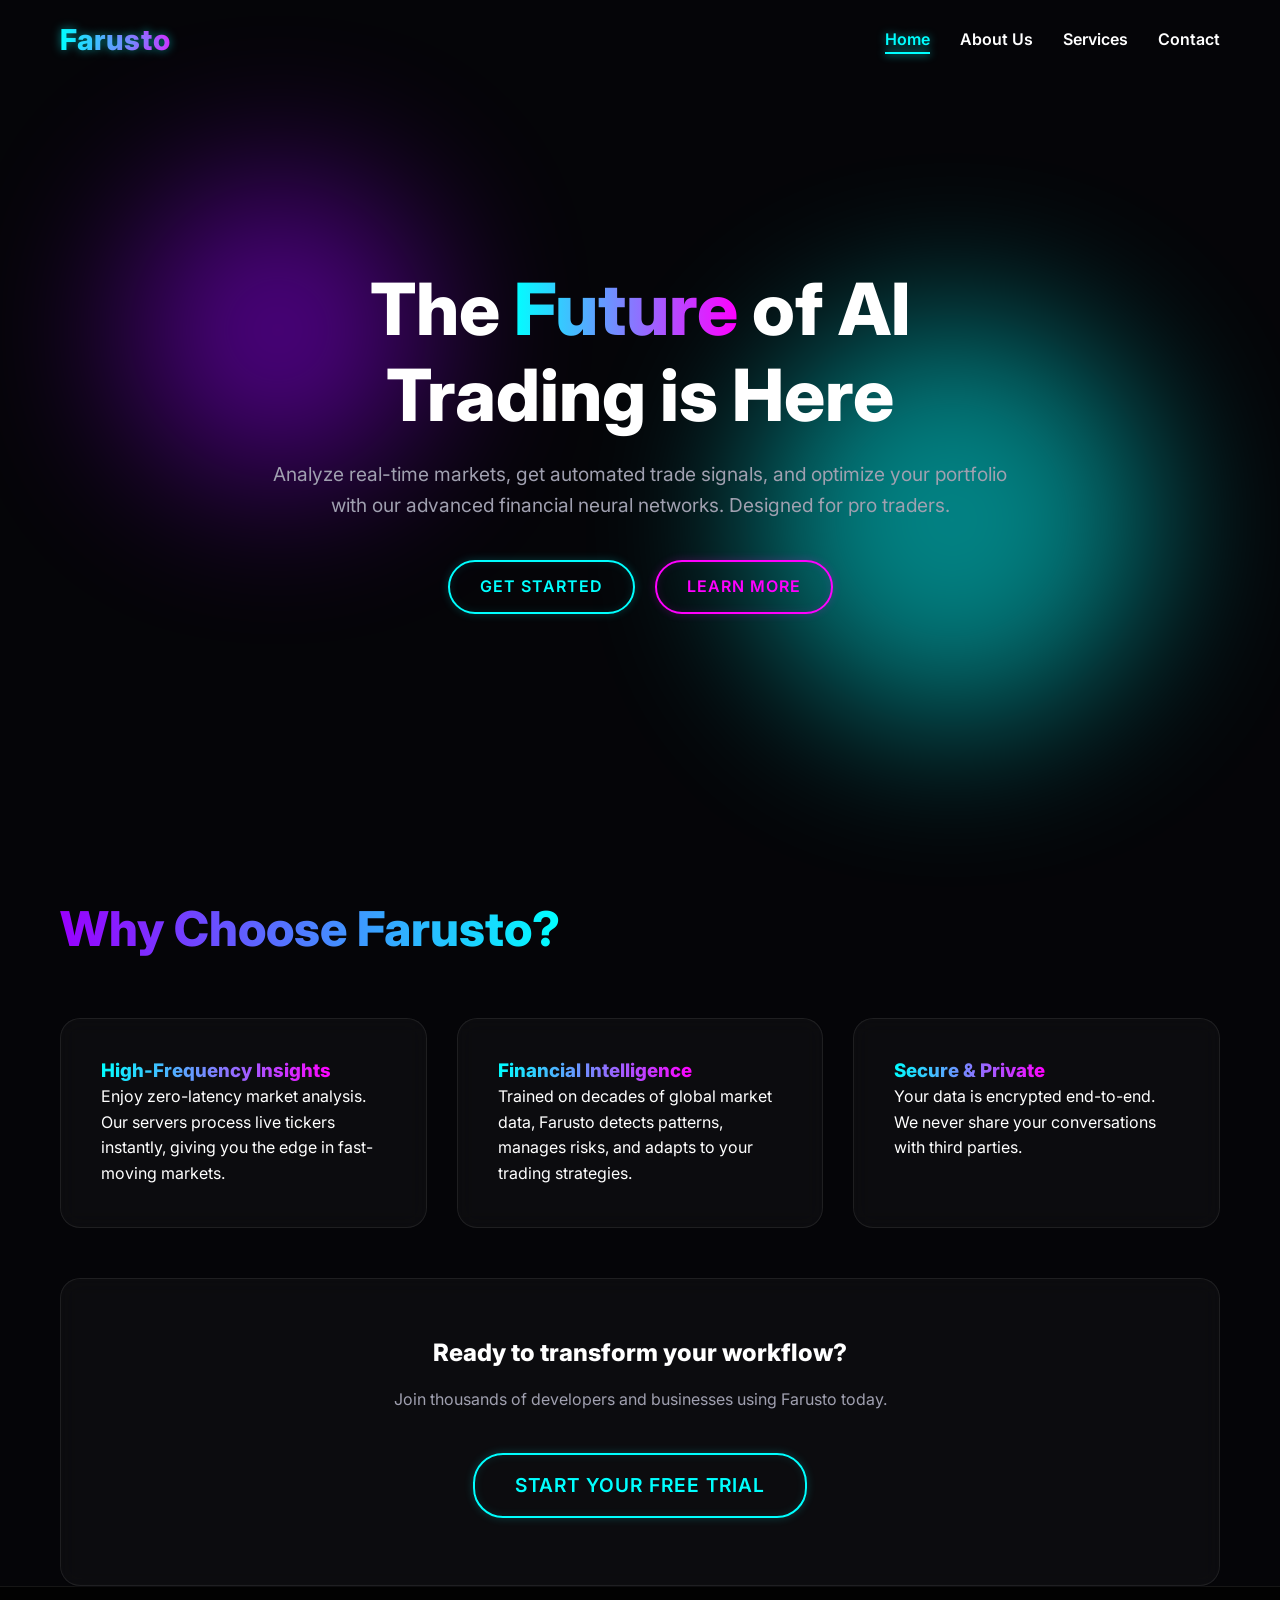
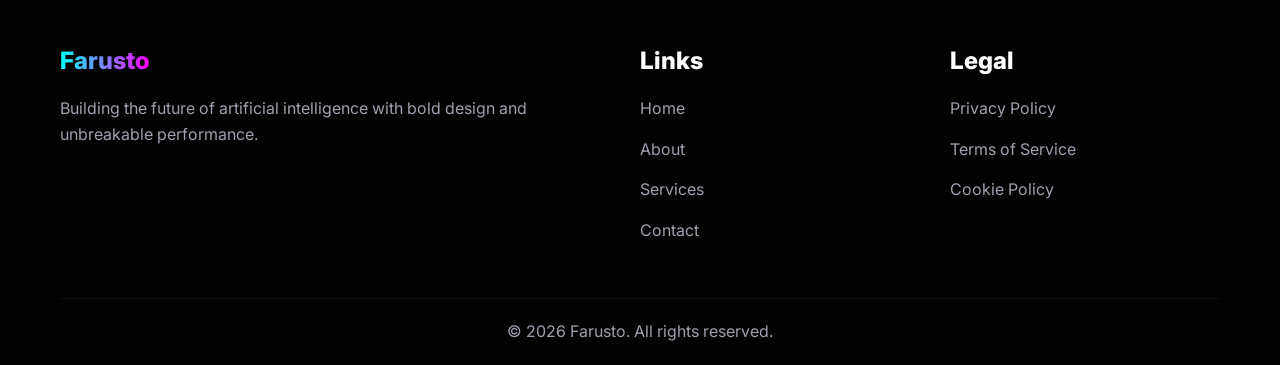
<file: index.html>
<!DOCTYPE html>
<html lang="en">
<head>
    <meta charset="UTF-8">
    <meta name="viewport" content="width=device-width, initial-scale=1.0">
    <title>Farusto | Next-Gen AI Chatbot</title>
    <link rel="stylesheet" href="style.css">
</head>
<body>

    <!-- Background Blobs -->
    <div class="blob blob-1"></div>
    <div class="blob blob-2"></div>

    <!-- Navigation -->
    <header>
        <div class="container nav-container">
            <a href="index.html" class="logo text-gradient">Farusto</a>
            <div class="mobile-menu-btn">☰</div>
            <ul class="nav-links">
                <li><a href="index.html">Home</a></li>
                <li><a href="about.html">About Us</a></li>
                <li><a href="services.html">Services</a></li>
                <li><a href="contact.html">Contact</a></li>
            </ul>
        </div>
    </header>

    <!-- Hero Section -->
    <section class="hero reveal">
        <div class="container hero-content">
            <h1>The <span class="text-gradient">Future</span> of AI Trading is Here</h1>
            <p>Analyze real-time markets, get automated trade signals, and optimize your portfolio with our advanced financial neural networks. Designed for pro traders.</p>
            <div class="hero-buttons">
                <a href="signup.html" class="btn btn-primary">Get Started</a>
                <a href="about.html" class="btn btn-secondary">Learn More</a>
            </div>
        </div>
    </section>

    <!-- Features Section -->
    <section id="features" class="container">
        <h2 class="section-title text-gradient-purple reveal">Why Choose Farusto?</h2>
        <div class="grid-3">
            <div class="glass-card reveal">
                <h3 class="text-gradient">High-Frequency Insights</h3>
                <p>Enjoy zero-latency market analysis. Our servers process live tickers instantly, giving you the edge in fast-moving markets.</p>
            </div>
            <div class="glass-card reveal" style="transition-delay: 0.2s">
                <h3 class="text-gradient">Financial Intelligence</h3>
                <p>Trained on decades of global market data, Farusto detects patterns, manages risks, and adapts to your trading strategies.</p>
            </div>
            <div class="glass-card reveal" style="transition-delay: 0.4s">
                <h3 class="text-gradient">Secure & Private</h3>
                <p>Your data is encrypted end-to-end. We never share your conversations with third parties.</p>
            </div>
        </div>
    </section>

    <!-- CTA Section -->
    <section class="container" style="text-align: center; margin-top: 50px;">
        <div class="glass-card reveal" style="padding: 60px 40px;">
            <h2>Ready to transform your workflow?</h2>
            <p style="margin: 20px 0 40px; color: var(--text-muted);">Join thousands of developers and businesses using Farusto today.</p>
            <a href="services.html" class="btn btn-primary" style="font-size: 1.2rem; padding: 15px 40px;">Start your Free Trial</a>
        </div>
    </section>

    <!-- Footer -->
    <footer>
        <div class="container">
            <div class="footer-grid">
                <div class="footer-col">
                    <h3 class="text-gradient">Farusto</h3>
                    <p>Building the future of artificial intelligence with bold design and unbreakable performance.</p>
                </div>
                <div class="footer-col">
                    <h3>Links</h3>
                    <ul class="footer-links">
                        <li><a href="index.html">Home</a></li>
                        <li><a href="about.html">About</a></li>
                        <li><a href="services.html">Services</a></li>
                        <li><a href="contact.html">Contact</a></li>
                    </ul>
                </div>
                <div class="footer-col">
                    <h3>Legal</h3>
                    <ul class="footer-links">
                        <li><a href="#">Privacy Policy</a></li>
                        <li><a href="#">Terms of Service</a></li>
                        <li><a href="#">Cookie Policy</a></li>
                    </ul>
                </div>
            </div>
            <div class="footer-bottom">
                <p>&copy; 2026 Farusto. All rights reserved.</p>
            </div>
        </div>
    </footer>

    <script src="script.js"></script>
</body>
</html>
</file>
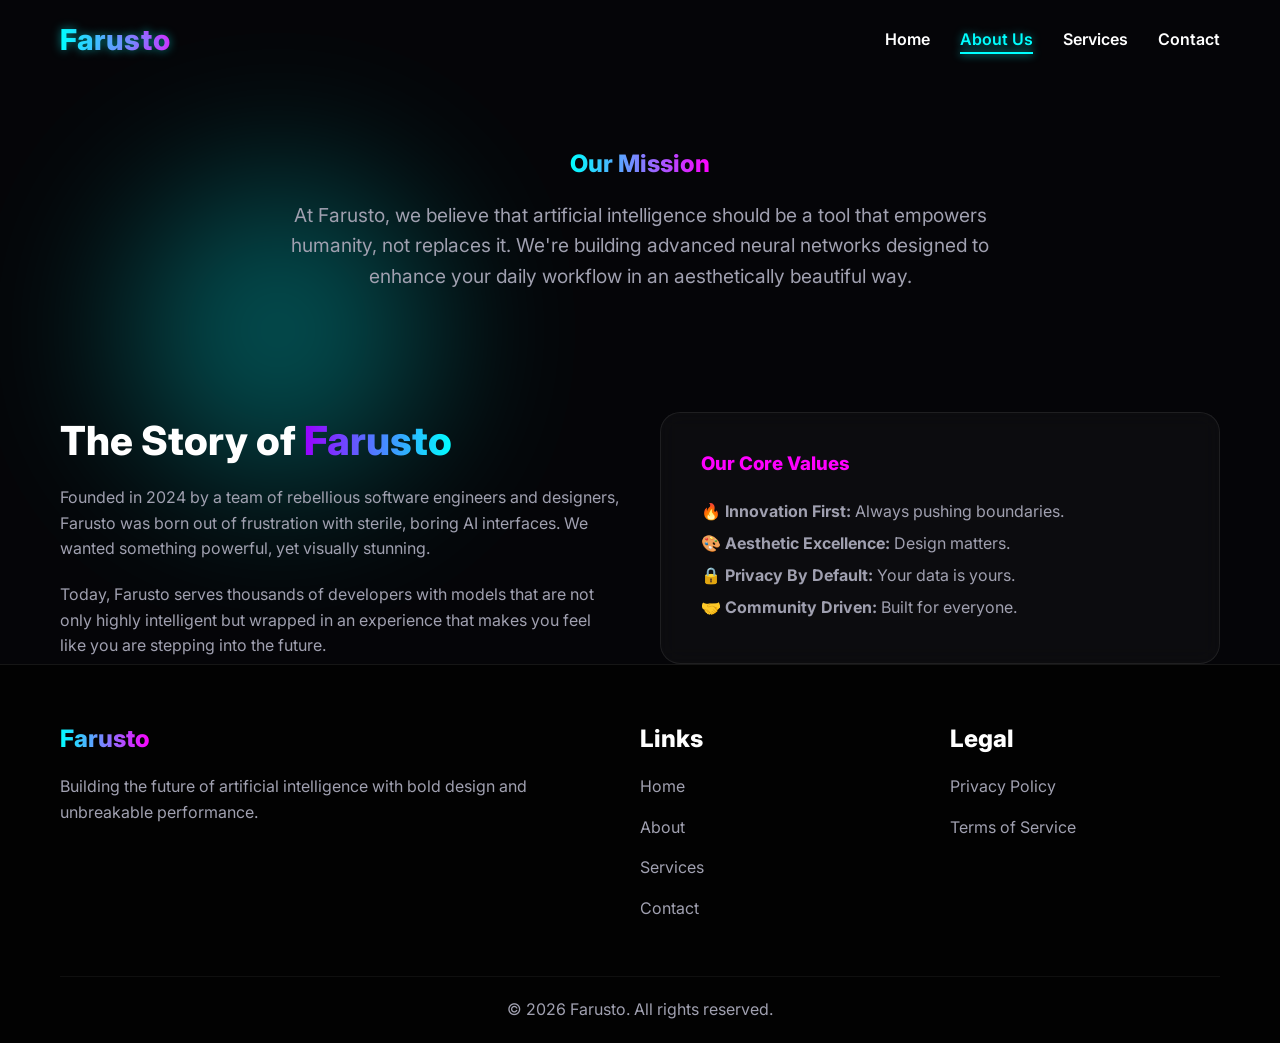
<file: about.html>
<!DOCTYPE html>
<html lang="en">
<head>
    <meta charset="UTF-8">
    <meta name="viewport" content="width=device-width, initial-scale=1.0">
    <title>About Us | Farusto</title>
    <link rel="stylesheet" href="style.css">
</head>
<body>

    <!-- Background Blobs -->
    <div class="blob blob-1" style="background: var(--neon-cyan); opacity: 0.3;"></div>

    <!-- Navigation -->
    <header>
        <div class="container nav-container">
            <a href="index.html" class="logo text-gradient">Farusto</a>
            <div class="mobile-menu-btn">☰</div>
            <ul class="nav-links">
                <li><a href="index.html">Home</a></li>
                <li><a href="about.html" class="active">About Us</a></li>
                <li><a href="services.html">Services</a></li>
                <li><a href="contact.html">Contact</a></li>
            </ul>
        </div>
    </header>

    <!-- Header Section -->
    <section class="reveal" style="padding-top: 150px; padding-bottom: 50px;">
        <div class="container" style="text-align: center;">
            <h1 class="text-gradient">Our Mission</h1>
            <p style="font-size: 1.2rem; max-width: 700px; margin: 20px auto; color: var(--text-muted);">
                At Farusto, we believe that artificial intelligence should be a tool that empowers humanity, not replaces it.
                We're building advanced neural networks designed to enhance your daily workflow in an aesthetically beautiful way.
            </p>
        </div>
    </section>

    <!-- Company Story Section -->
    <section class="container reveal" style="padding-top: 50px;">
        <div class="grid-2">
            <div>
                <h2 style="font-size: 2.5rem; margin-bottom: 20px;">The Story of <span class="text-gradient-purple">Farusto</span></h2>
                <p style="color: var(--text-muted); margin-bottom: 20px;">
                    Founded in 2024 by a team of rebellious software engineers and designers, Farusto was born out of frustration with sterile, boring AI interfaces. We wanted something powerful, yet visually stunning.
                </p>
                <p style="color: var(--text-muted);">
                    Today, Farusto serves thousands of developers with models that are not only highly intelligent but wrapped in an experience that makes you feel like you are stepping into the future.
                </p>
            </div>
            <div class="glass-card">
                <h3 style="color: var(--neon-pink); margin-bottom: 20px;">Our Core Values</h3>
                <ul style="list-style: none; color: var(--text-muted); line-height: 2;">
                    <li>🔥 <strong>Innovation First:</strong> Always pushing boundaries.</li>
                    <li>🎨 <strong>Aesthetic Excellence:</strong> Design matters.</li>
                    <li>🔒 <strong>Privacy By Default:</strong> Your data is yours.</li>
                    <li>🤝 <strong>Community Driven:</strong> Built for everyone.</li>
                </ul>
            </div>
        </div>
    </section>

    <!-- Footer -->
    <footer>
        <div class="container">
            <div class="footer-grid">
                <div class="footer-col">
                    <h3 class="text-gradient">Farusto</h3>
                    <p>Building the future of artificial intelligence with bold design and unbreakable performance.</p>
                </div>
                <div class="footer-col">
                    <h3>Links</h3>
                    <ul class="footer-links">
                        <li><a href="index.html">Home</a></li>
                        <li><a href="about.html">About</a></li>
                        <li><a href="services.html">Services</a></li>
                        <li><a href="contact.html">Contact</a></li>
                    </ul>
                </div>
                <div class="footer-col">
                    <h3>Legal</h3>
                    <ul class="footer-links">
                        <li><a href="#">Privacy Policy</a></li>
                        <li><a href="#">Terms of Service</a></li>
                    </ul>
                </div>
            </div>
            <div class="footer-bottom">
                <p>&copy; 2026 Farusto. All rights reserved.</p>
            </div>
        </div>
    </footer>

    <script src="script.js"></script>
</body>
</html>
</file>
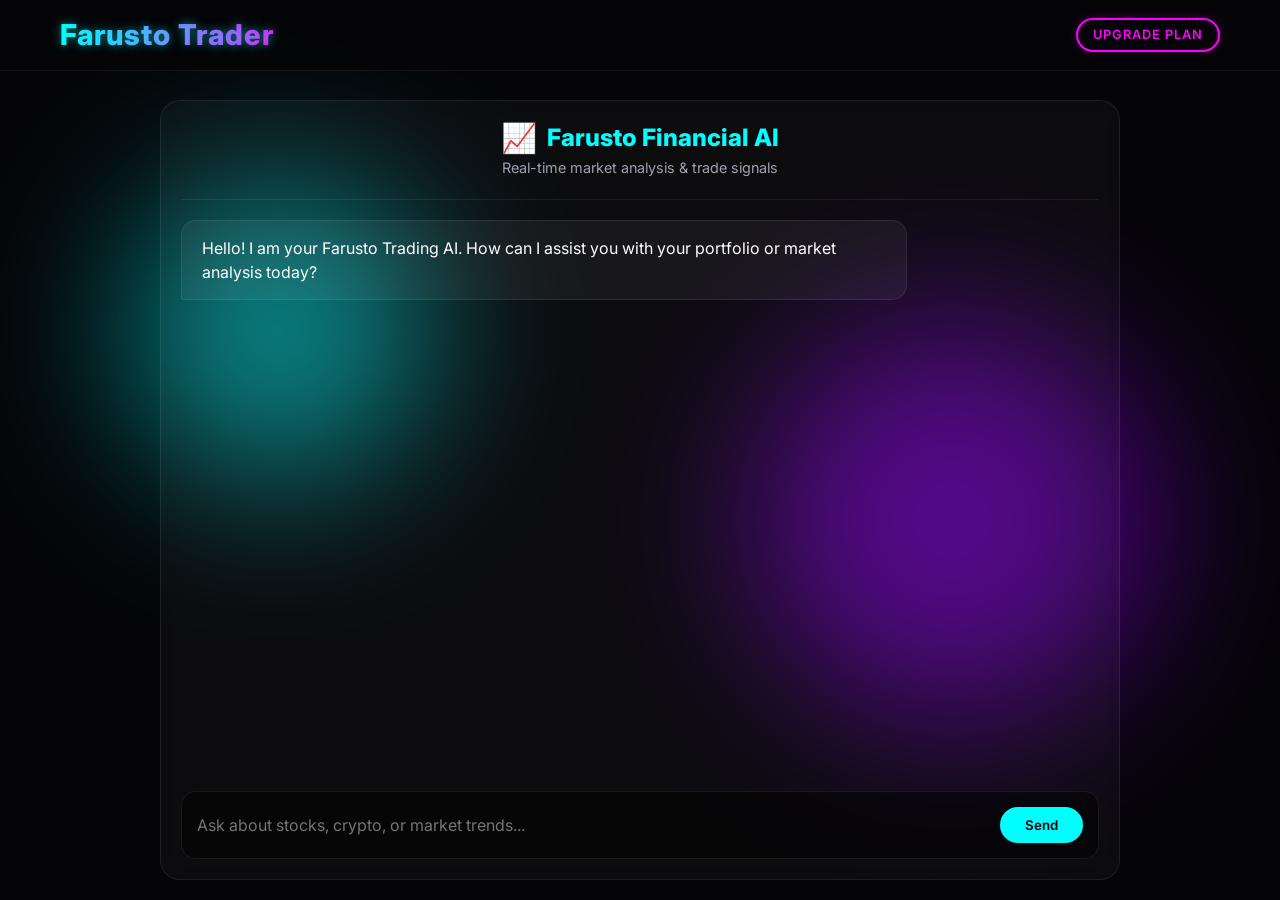
<file: chatbot.html>
<!DOCTYPE html>
<html lang="en">
<head>
    <meta charset="UTF-8">
    <meta name="viewport" content="width=device-width, initial-scale=1.0">
    <title>Farusto AI | Trading Terminal</title>
    <link rel="stylesheet" href="style.css">
    <style>
        body { overflow: hidden; }
        .chat-container {
            display: flex;
            flex-direction: column;
            height: calc(100vh - 80px);
            margin-top: 80px;
            max-width: 1000px;
            margin-left: auto;
            margin-right: auto;
            padding: 20px;
        }
        .chat-header {
            text-align: center;
            padding-bottom: 20px;
            border-bottom: 1px solid var(--glass-border);
            margin-bottom: 20px;
        }
        .chat-header h2 {
            font-size: 1.5rem;
            color: var(--neon-cyan);
            display: flex;
            align-items: center;
            justify-content: center;
            gap: 10px;
        }
        .chat-header h2::before {
            content: '📈';
            font-size: 1.8rem;
        }
        .messages {
            flex: 1;
            overflow-y: auto;
            display: flex;
            flex-direction: column;
            gap: 15px;
            padding-right: 10px;
        }
        .messages::-webkit-scrollbar { width: 6px; }
        .message {
            max-width: 80%;
            padding: 15px 20px;
            border-radius: 15px;
            line-height: 1.5;
            animation: fadeUp 0.3s ease forwards;
        }
        .message.bot {
            align-self: flex-start;
            background: rgba(255, 255, 255, 0.05);
            border: 1px solid var(--glass-border);
            border-bottom-left-radius: 2px;
        }
        .message.user {
            align-self: flex-end;
            background: linear-gradient(135deg, var(--neon-purple), var(--neon-pink));
            color: white;
            border-bottom-right-radius: 2px;
            box-shadow: 0 4px 15px rgba(255, 0, 255, 0.2);
        }
        .chat-input {
            display: flex;
            gap: 15px;
            margin-top: 20px;
            background: rgba(0,0,0,0.5);
            padding: 15px;
            border-radius: 15px;
            border: 1px solid var(--glass-border);
        }
        .chat-input input {
            flex: 1;
            background: transparent;
            border: none;
            color: white;
            font-size: 1rem;
            outline: none;
        }
        .chat-input button {
            background: var(--neon-cyan);
            color: black;
            border: none;
            padding: 10px 25px;
            border-radius: 25px;
            font-weight: 600;
            cursor: pointer;
            transition: var(--transition);
        }
        .chat-input button:hover {
            box-shadow: 0 0 15px var(--neon-cyan);
            transform: scale(1.05);
        }
        @media (max-width: 768px) {
            .chat-container { padding: 10px; height: calc(100vh - 70px); margin-top: 70px; }
            .message { max-width: 90%; font-size: 0.95rem; }
        }
    </style>
</head>
<body>
    <div class="blob blob-1" style="background: var(--neon-cyan);"></div>
    <div class="blob blob-2" style="background: var(--neon-purple);"></div>

    <header class="scrolled">
        <div class="container nav-container" style="height: 70px;">
            <a href="index.html" class="logo text-gradient">Farusto Trader</a>
            <div class="nav-links" style="display: flex;">
                <a href="services.html" class="btn btn-secondary" style="padding: 5px 15px; font-size: 0.8rem; border-radius: 20px;">Upgrade Plan</a>
            </div>
        </div>
    </header>

    <div class="chat-container">
        <div class="glass-card" style="flex: 1; display: flex; flex-direction: column; padding: 20px;">
            <div class="chat-header">
                <h2>Farusto Financial AI</h2>
                <p style="color: var(--text-muted); font-size: 0.9rem;">Real-time market analysis & trade signals</p>
            </div>
            
            <div class="messages" id="chat-box">
                <div class="message bot">
                    Hello! I am your Farusto Trading AI. How can I assist you with your portfolio or market analysis today?
                </div>
            </div>

            <form class="chat-input" id="chat-form">
                <input type="text" id="user-input" placeholder="Ask about stocks, crypto, or market trends..." required autocomplete="off">
                <button type="submit">Send</button>
            </form>
        </div>
    </div>

    <!-- Firebase Logic Here Not Strictly Required Since We Assume Session Already Authenticated For This Demo, But Keep Scripts -->
    <script src="script.js"></script>
    <script>
        const form = document.getElementById('chat-form');
        const input = document.getElementById('user-input');
        const chatBox = document.getElementById('chat-box');

        form.addEventListener('submit', (e) => {
            e.preventDefault();
            const text = input.value.trim();
            if(!text) return;

            // Append User Message
            const userMsg = document.createElement('div');
            userMsg.className = 'message user';
            userMsg.textContent = text;
            chatBox.appendChild(userMsg);

            input.value = '';
            chatBox.scrollTop = chatBox.scrollHeight;

            // Bot Response Details
            setTimeout(() => {
                const botMsg = document.createElement('div');
                botMsg.className = 'message bot';
                botMsg.innerHTML = '<span style="color: #ff4444; font-weight: bold;">⚠️ Your limit exceeded</span><br><br>You have reached your free tier limit for market queries. Please upgrade your plan to continue receiving real-time predictive insights and trading signals.';
                
                const upgradeBtn = document.createElement('a');
                upgradeBtn.href = "services.html";
                upgradeBtn.className = "btn btn-primary";
                upgradeBtn.style.cssText = "display: inline-block; margin-top: 15px; padding: 8px 20px; font-size: 0.85rem;";
                upgradeBtn.textContent = "View Plans";
                botMsg.appendChild(document.createElement('br'));
                botMsg.appendChild(upgradeBtn);

                chatBox.appendChild(botMsg);
                chatBox.scrollTop = chatBox.scrollHeight;
            }, 800); // Slight delay to simulate thinking
        });
    </script>
</body>
</html>
</file>
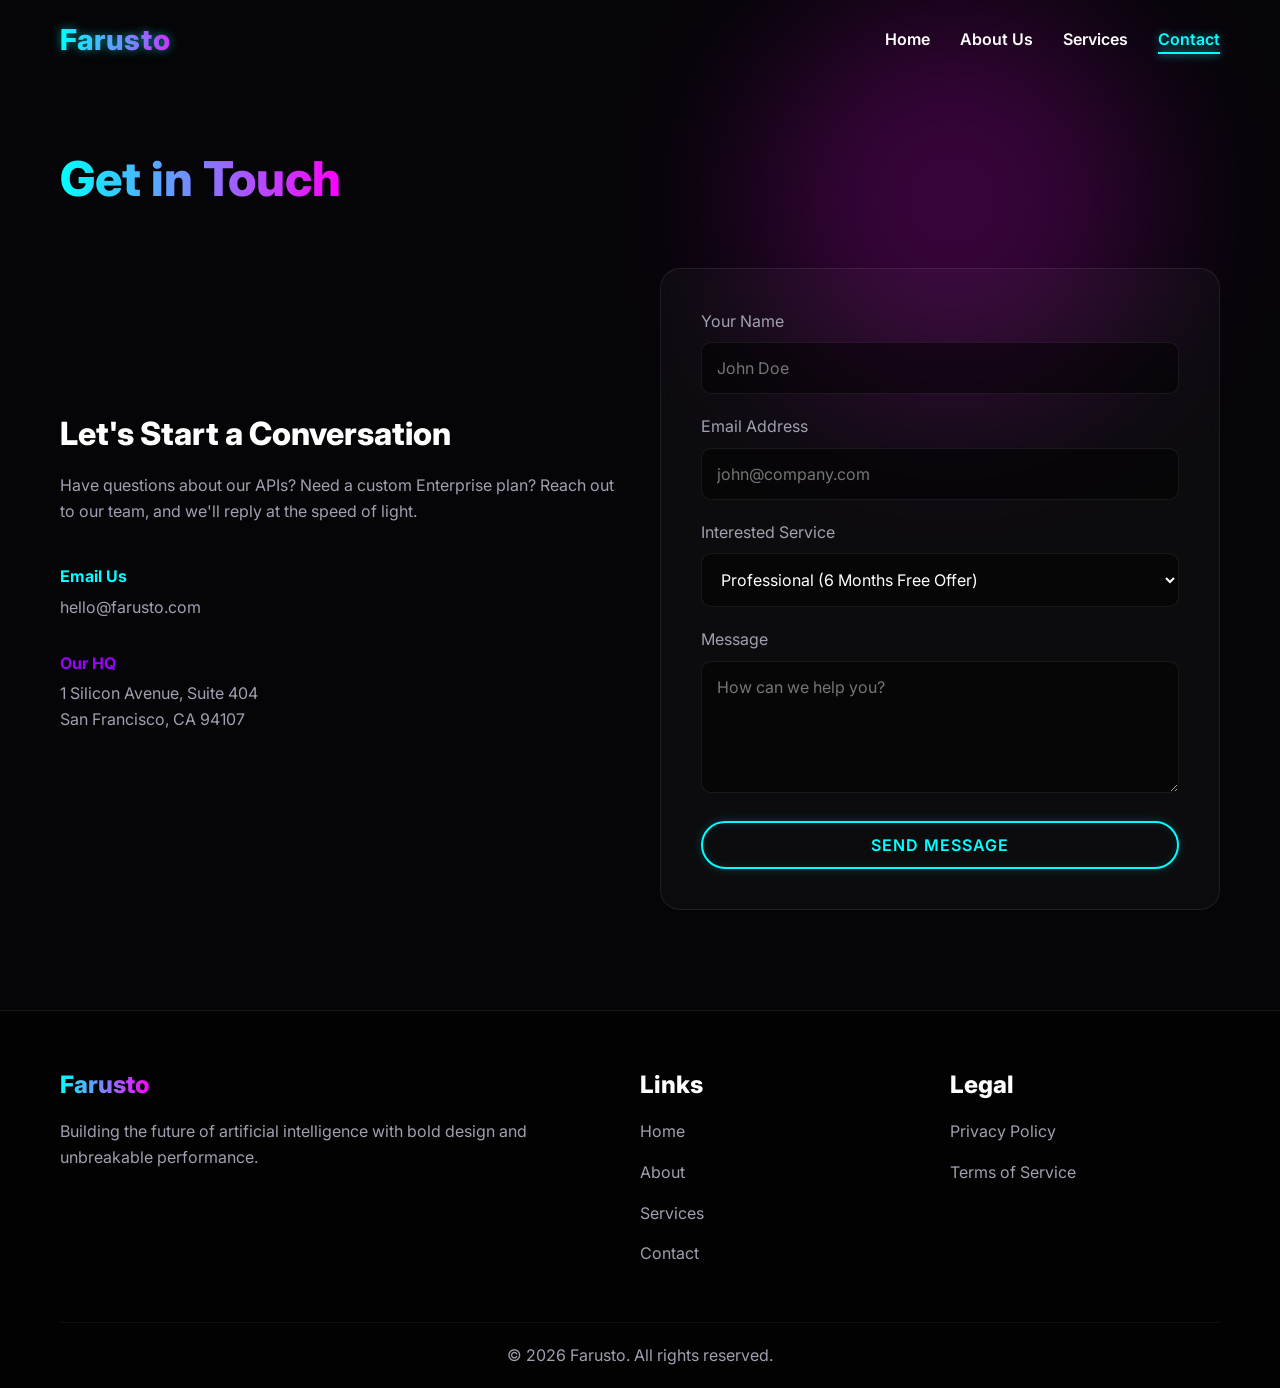
<file: contact.html>
<!DOCTYPE html>
<html lang="en">
<head>
    <meta charset="UTF-8">
    <meta name="viewport" content="width=device-width, initial-scale=1.0">
    <title>Contact Us | Farusto</title>
    <link rel="stylesheet" href="style.css">
</head>
<body>

    <!-- Background Blobs -->
    <div class="blob blob-2" style="background: var(--neon-pink); opacity: 0.2; top: 0;"></div>

    <!-- Navigation -->
    <header>
        <div class="container nav-container">
            <a href="index.html" class="logo text-gradient">Farusto</a>
            <div class="mobile-menu-btn">☰</div>
            <ul class="nav-links">
                <li><a href="index.html">Home</a></li>
                <li><a href="about.html">About Us</a></li>
                <li><a href="services.html">Services</a></li>
                <li><a href="contact.html" class="active">Contact</a></li>
            </ul>
        </div>
    </header>

    <!-- Contact Section -->
    <section class="container reveal" style="padding-top: 150px; padding-bottom: 100px;">
        <h1 class="section-title text-gradient">Get in Touch</h1>
        
        <div class="grid-2">
            <!-- Contact Info -->
            <div>
                <h3 style="font-size: 2rem; margin-bottom: 20px; color: var(--text-main);">Let's Start a Conversation</h3>
                <p style="color: var(--text-muted); margin-bottom: 40px;">
                    Have questions about our APIs? Need a custom Enterprise plan? Reach out to our team, and we'll reply at the speed of light.
                </p>

                <div style="margin-bottom: 30px;">
                    <h4 style="color: var(--neon-cyan); margin-bottom: 5px;">Email Us</h4>
                    <p style="color: var(--text-muted);">hello@farusto.com</p>
                </div>
                
                <div style="margin-bottom: 30px;">
                    <h4 style="color: var(--neon-purple); margin-bottom: 5px;">Our HQ</h4>
                    <p style="color: var(--text-muted);">1 Silicon Avenue, Suite 404<br>San Francisco, CA 94107</p>
                </div>
            </div>

            <!-- Contact Form -->
            <div class="glass-card">
                <form action="#" method="POST">
                    <div class="form-group">
                        <label for="name">Your Name</label>
                        <input type="text" id="name" class="form-control" placeholder="John Doe" required>
                    </div>
                    <div class="form-group">
                        <label for="email">Email Address</label>
                        <input type="email" id="email" class="form-control" placeholder="john@company.com" required>
                    </div>
                    <div class="form-group">
                        <label for="service">Interested Service</label>
                        <select id="service" class="form-control">
                            <option value="starter">Starter Plan</option>
                            <option value="pro" selected>Professional (6 Months Free Offer)</option>
                            <option value="enterprise">Enterprise Custom</option>
                            <option value="other">Other Inquiry</option>
                        </select>
                    </div>
                    <div class="form-group">
                        <label for="message">Message</label>
                        <textarea id="message" rows="5" class="form-control" placeholder="How can we help you?" required></textarea>
                    </div>
                    <button type="submit" class="btn btn-primary" style="width: 100%;">Send Message</button>
                </form>
            </div>
        </div>
    </section>

    <!-- Footer -->
    <footer>
        <div class="container">
            <div class="footer-grid">
                <div class="footer-col">
                    <h3 class="text-gradient">Farusto</h3>
                    <p>Building the future of artificial intelligence with bold design and unbreakable performance.</p>
                </div>
                <div class="footer-col">
                    <h3>Links</h3>
                    <ul class="footer-links">
                        <li><a href="index.html">Home</a></li>
                        <li><a href="about.html">About</a></li>
                        <li><a href="services.html">Services</a></li>
                        <li><a href="contact.html">Contact</a></li>
                    </ul>
                </div>
                <div class="footer-col">
                    <h3>Legal</h3>
                    <ul class="footer-links">
                        <li><a href="#">Privacy Policy</a></li>
                        <li><a href="#">Terms of Service</a></li>
                    </ul>
                </div>
            </div>
            <div class="footer-bottom">
                <p>&copy; 2026 Farusto. All rights reserved.</p>
            </div>
        </div>
    </footer>

    <script src="script.js"></script>
</body>
</html>
</file>
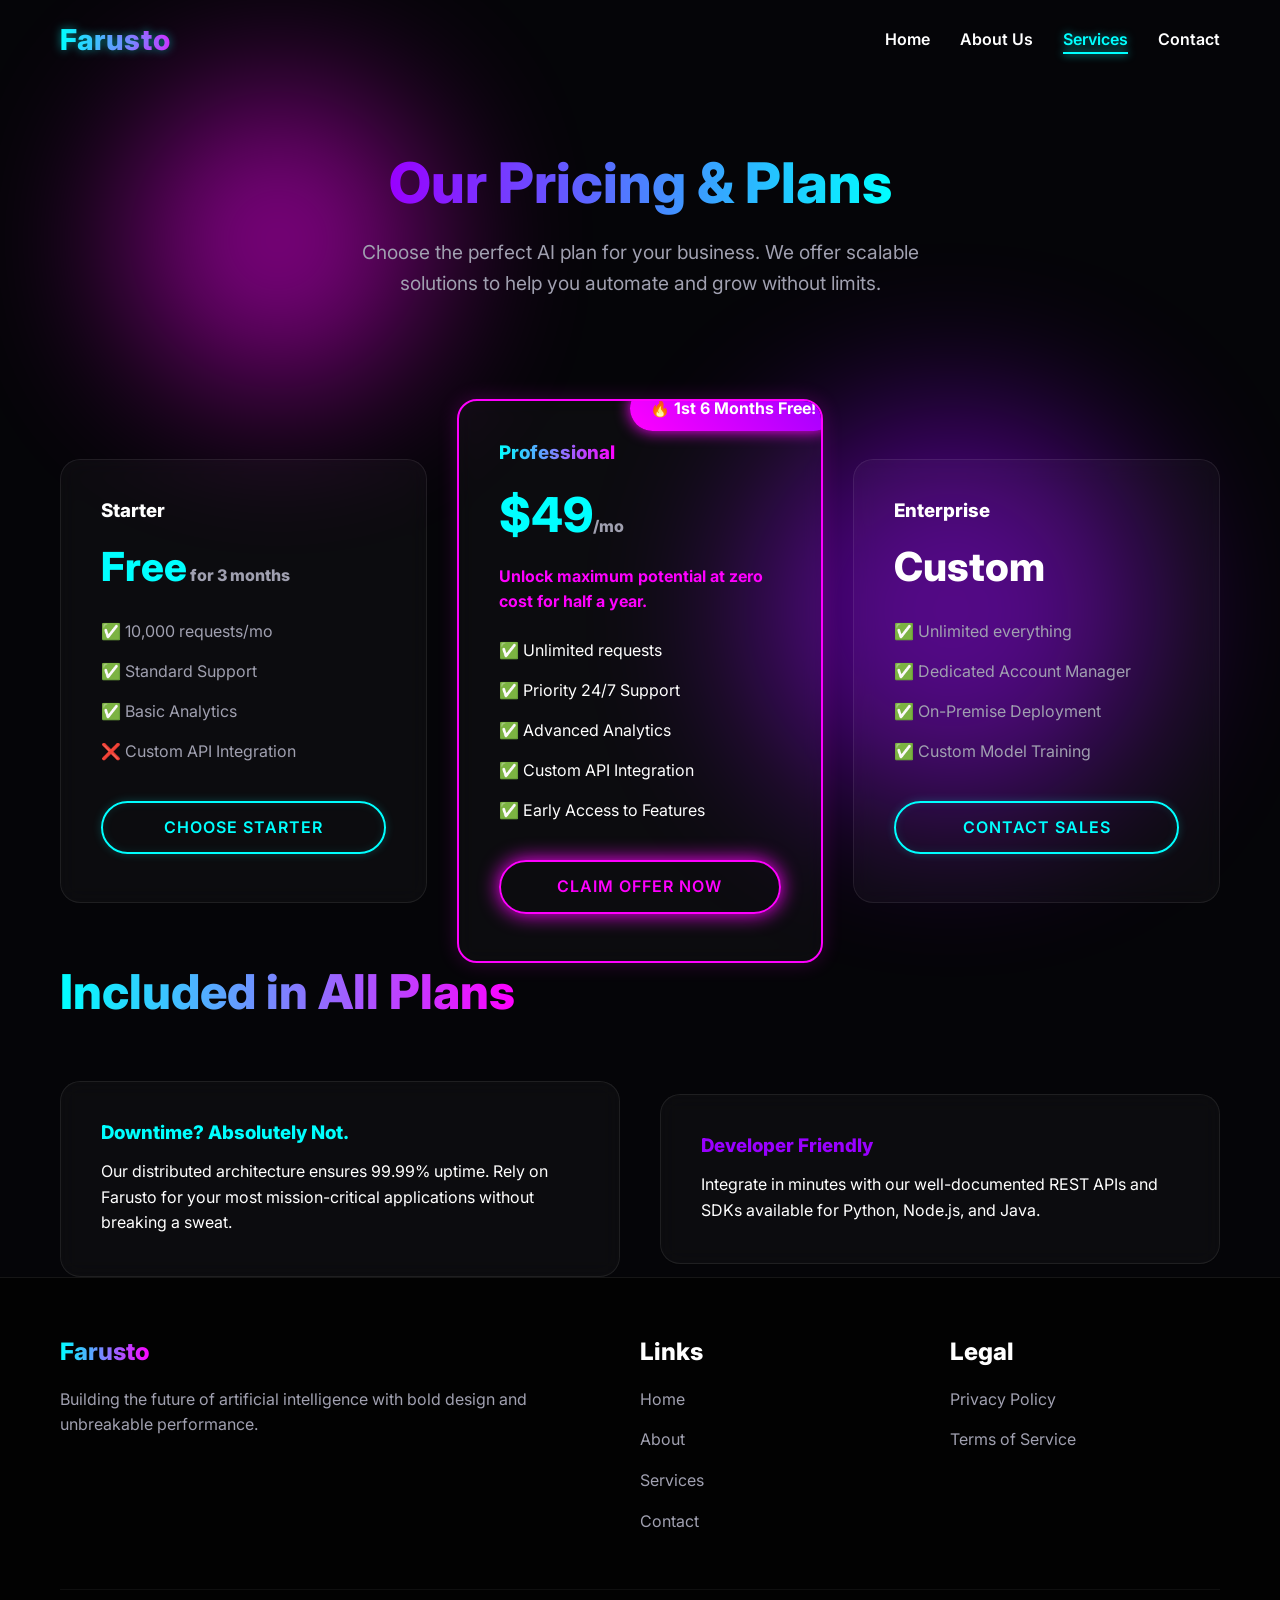
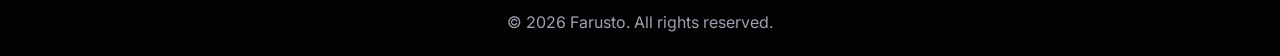
<file: services.html>
<!DOCTYPE html>
<html lang="en">
<head>
    <meta charset="UTF-8">
    <meta name="viewport" content="width=device-width, initial-scale=1.0">
    <title>Services | Farusto</title>
    <link rel="stylesheet" href="style.css">
</head>
<body>

    <!-- Background Blobs -->
    <div class="blob blob-1" style="background: var(--neon-pink); top: 10%;"></div>
    <div class="blob blob-2" style="background: var(--neon-purple); bottom: 10%;"></div>

    <!-- Navigation -->
    <header>
        <div class="container nav-container">
            <a href="index.html" class="logo text-gradient">Farusto</a>
            <div class="mobile-menu-btn">☰</div>
            <ul class="nav-links">
                <li><a href="index.html">Home</a></li>
                <li><a href="about.html">About Us</a></li>
                <li><a href="services.html" class="active">Services</a></li>
                <li><a href="contact.html">Contact</a></li>
            </ul>
        </div>
    </header>

    <!-- Header Section -->
    <section class="reveal" style="padding-top: 150px; padding-bottom: 50px;">
        <div class="container" style="text-align: center;">
            <h1 class="text-gradient-purple" style="font-size: 3.5rem; margin-bottom: 20px;">Our Pricing & Plans</h1>
            <p style="font-size: 1.2rem; max-width: 600px; margin: 0 auto; color: var(--text-muted);">
                Choose the perfect AI plan for your business. We offer scalable solutions to help you automate and grow without limits.
            </p>
        </div>
    </section>

    <!-- Pricing Section -->
    <section class="container" style="padding-top: 50px;">
        <div class="grid-3" style="align-items: center;">
            
            <!-- Basic Plan -->
            <div class="glass-card reveal">
                <h3>Starter</h3>
                <h2 style="font-size: 2.5rem; margin: 20px 0; color: var(--neon-cyan);">Free<span style="font-size: 1rem; color: var(--text-muted);"> for 3 months</span></h2>
                <ul style="list-style: none; margin-bottom: 30px; line-height: 2.5; color: var(--text-muted);">
                    <li>✅ 10,000 requests/mo</li>
                    <li>✅ Standard Support</li>
                    <li>✅ Basic Analytics</li>
                    <li>❌ Custom API Integration</li>
                </ul>
                <a href="signup.html" class="btn btn-primary" style="width: 100%; text-align: center;">Choose Starter</a>
            </div>

            <!-- Pro Plan (Special Offer) -->
            <div class="glass-card reveal special-offer-card" style="transition-delay: 0.2s;">
                <div class="badge">🔥 1st 6 Months Free!</div>
                <h3 class="text-gradient">Professional</h3>
                <h2 style="font-size: 3rem; margin: 20px 0; color: var(--neon-cyan);">$49<span style="font-size: 1rem; color: var(--text-muted);">/mo</span></h2>
                <p style="color: var(--neon-pink); font-weight: bold; margin-bottom: 15px;">Unlock maximum potential at zero cost for half a year.</p>
                <ul style="list-style: none; margin-bottom: 30px; line-height: 2.5;">
                    <li>✅ Unlimited requests</li>
                    <li>✅ Priority 24/7 Support</li>
                    <li>✅ Advanced Analytics</li>
                    <li>✅ Custom API Integration</li>
                    <li>✅ Early Access to Features</li>
                </ul>
                <a href="signup.html" class="btn btn-secondary" style="width: 100%; text-align: center; box-shadow: 0 0 20px var(--neon-pink);">Claim Offer Now</a>
            </div>

            <!-- Enterprise Plan -->
            <div class="glass-card reveal" style="transition-delay: 0.4s;">
                <h3>Enterprise</h3>
                <h2 style="font-size: 2.5rem; margin: 20px 0;">Custom</h2>
                <ul style="list-style: none; margin-bottom: 30px; line-height: 2.5; color: var(--text-muted);">
                    <li>✅ Unlimited everything</li>
                    <li>✅ Dedicated Account Manager</li>
                    <li>✅ On-Premise Deployment</li>
                    <li>✅ Custom Model Training</li>
                </ul>
                <a href="signup.html" class="btn btn-primary" style="width: 100%; text-align: center;">Contact Sales</a>
            </div>

        </div>
    </section>

    <!-- Additional Service Details -->
    <section class="container reveal">
        <h2 class="section-title text-gradient">Included in All Plans</h2>
        <div class="grid-2">
            <div class="glass-card">
                <h3 style="color: var(--neon-cyan); margin-bottom: 15px;">Downtime? Absolutely Not.</h3>
                <p>Our distributed architecture ensures 99.99% uptime. Rely on Farusto for your most mission-critical applications without breaking a sweat.</p>
            </div>
            <div class="glass-card">
                <h3 style="color: var(--neon-purple); margin-bottom: 15px;">Developer Friendly</h3>
                <p>Integrate in minutes with our well-documented REST APIs and SDKs available for Python, Node.js, and Java.</p>
            </div>
        </div>
    </section>

    <!-- Footer -->
    <footer>
        <div class="container">
            <div class="footer-grid">
                <div class="footer-col">
                    <h3 class="text-gradient">Farusto</h3>
                    <p>Building the future of artificial intelligence with bold design and unbreakable performance.</p>
                </div>
                <div class="footer-col">
                    <h3>Links</h3>
                    <ul class="footer-links">
                        <li><a href="index.html">Home</a></li>
                        <li><a href="about.html">About</a></li>
                        <li><a href="services.html">Services</a></li>
                        <li><a href="contact.html">Contact</a></li>
                    </ul>
                </div>
                <div class="footer-col">
                    <h3>Legal</h3>
                    <ul class="footer-links">
                        <li><a href="#">Privacy Policy</a></li>
                        <li><a href="#">Terms of Service</a></li>
                    </ul>
                </div>
            </div>
            <div class="footer-bottom">
                <p>&copy; 2026 Farusto. All rights reserved.</p>
            </div>
        </div>
    </footer>

    <script src="script.js"></script>
</body>
</html>
</file>
<file: style.css>
@import url('https://fonts.googleapis.com/css2?family=Inter:wght@300;400;600;800&display=swap');

:root {
    --neon-cyan: #0ff;
    --neon-pink: #f0f;
    --neon-purple: #90f;
    --dark-bg: #050508;
    --glass-bg: rgba(255, 255, 255, 0.03);
    --glass-border: rgba(255, 255, 255, 0.08);
    --text-main: #ffffff;
    --text-muted: #a0a0b0;
    --transition: all 0.3s ease;
}

* {
    margin: 0;
    padding: 0;
    box-sizing: border-box;
    font-family: 'Inter', sans-serif;
}

body {
    background-color: var(--dark-bg);
    color: var(--text-main);
    overflow-x: hidden;
    line-height: 1.6;
}

::-webkit-scrollbar {
    width: 10px;
}
::-webkit-scrollbar-track {
    background: var(--dark-bg);
}
::-webkit-scrollbar-thumb {
    background: var(--neon-purple);
    border-radius: 5px;
}

/* Typography */
h1, h2, h3 {
    font-weight: 800;
    line-height: 1.2;
}

a {
    text-decoration: none;
    color: var(--text-main);
    transition: var(--transition);
}

/* Layout & Utils */
.container {
    max-width: 1200px;
    margin: 0 auto;
    padding: 0 20px;
}

.text-gradient {
    background: linear-gradient(90deg, var(--neon-cyan), var(--neon-pink));
    -webkit-background-clip: text;
    background-clip: text;
    -webkit-text-fill-color: transparent;
    display: inline-block;
}

.text-gradient-purple {
    background: linear-gradient(90deg, var(--neon-purple), var(--neon-cyan));
    -webkit-background-clip: text;
    background-clip: text;
    -webkit-text-fill-color: transparent;
    display: inline-block;
}

/* Navbar */
header {
    position: fixed;
    top: 0;
    width: 100%;
    z-index: 1000;
    background: transparent;
    backdrop-filter: blur(0px);
    border-bottom: 1px solid transparent;
    transition: background 0.4s ease, backdrop-filter 0.4s ease, border-bottom 0.4s ease;
    animation: slideDown 0.8s ease forwards;
}

header.scrolled {
    background: rgba(5, 5, 8, 0.85);
    backdrop-filter: blur(12px);
    border-bottom: 1px solid var(--glass-border);
}

@keyframes slideDown {
    from { transform: translateY(-100%); opacity: 0; }
    to { transform: translateY(0); opacity: 1; }
}

.nav-container {
    display: flex;
    justify-content: space-between;
    align-items: center;
    height: 80px;
}

.logo {
    font-size: 1.8rem;
    font-weight: 800;
    letter-spacing: 1px;
    text-shadow: 0 0 10px rgba(0, 255, 255, 0.5);
    transition: var(--transition);
}

.logo:hover {
    text-shadow: 0 0 20px rgba(0, 255, 255, 0.8), 0 0 40px rgba(255, 0, 255, 0.6);
    transform: scale(1.05);
}

.nav-links {
    display: flex;
    gap: 30px;
    list-style: none;
}

.nav-links a {
    font-size: 1rem;
    font-weight: 600;
    position: relative;
    padding: 5px 0;
}

.nav-links a::after {
    content: '';
    position: absolute;
    bottom: 0;
    left: 0;
    width: 0;
    height: 2px;
    background: var(--neon-cyan);
    transition: width 0.3s ease;
    box-shadow: 0 0 8px var(--neon-cyan);
}

.nav-links a:hover::after,
.nav-links a.active::after {
    width: 100%;
}

.nav-links a:hover,
.nav-links a.active {
    color: var(--neon-cyan);
    text-shadow: 0 0 8px rgba(0, 255, 255, 0.5);
}

.mobile-menu-btn {
    display: none;
    font-size: 1.5rem;
    cursor: pointer;
    color: var(--neon-cyan);
}

/* Buttons */
.btn {
    display: inline-block;
    padding: 12px 30px;
    border-radius: 30px;
    font-weight: 600;
    font-size: 1rem;
    cursor: pointer;
    transition: all 0.4s cubic-bezier(0.16, 1, 0.3, 1);
    border: none;
    outline: none;
    text-transform: uppercase;
    letter-spacing: 1px;
    position: relative;
    overflow: hidden;
    z-index: 1;
}

.btn::before {
    content: '';
    position: absolute;
    top: 0; left: 0; width: 100%; height: 100%;
    background: rgba(255,255,255,0.1);
    transform: scaleX(0);
    transform-origin: right;
    transition: transform 0.4s cubic-bezier(0.16, 1, 0.3, 1);
    z-index: -1;
    border-radius: 30px;
}

.btn:hover::before {
    transform: scaleX(1);
    transform-origin: left;
}

.btn-primary {
    background: transparent;
    border: 2px solid var(--neon-cyan);
    color: var(--neon-cyan);
    box-shadow: 0 0 10px rgba(0, 255, 255, 0.2), inset 0 0 10px rgba(0, 255, 255, 0.1);
}

.btn-primary:hover {
    background: var(--neon-cyan);
    color: var(--dark-bg);
    box-shadow: 0 0 20px var(--neon-cyan), inset 0 0 10px rgba(255, 255, 255, 0.5);
}

.btn-secondary {
    background: transparent;
    border: 2px solid var(--neon-pink);
    color: var(--neon-pink);
    box-shadow: 0 0 10px rgba(255, 0, 255, 0.2), inset 0 0 10px rgba(255, 0, 255, 0.1);
}

.btn-secondary:hover {
    background: var(--neon-pink);
    color: var(--dark-bg);
    box-shadow: 0 0 20px var(--neon-pink), inset 0 0 10px rgba(255, 255, 255, 0.5);
}

/* Sections */
section {
    padding: 100px 0;
    position: relative;
}

.hero {
    min-height: 100vh;
    display: flex;
    align-items: center;
    position: relative;
    padding-top: 80px;
}

.hero-content {
    max-width: 800px;
    margin: 0 auto;
    text-align: center;
    position: relative;
    z-index: 2;
}

.hero h1 {
    font-size: 4.5rem;
    margin-bottom: 20px;
    opacity: 0;
    animation: fadeUp 1s cubic-bezier(0.16, 1, 0.3, 1) forwards, glowText 3s infinite alternate 1s;
}

.hero p {
    font-size: 1.2rem;
    color: var(--text-muted);
    margin-bottom: 40px;
    opacity: 0;
    animation: fadeUp 1s cubic-bezier(0.16, 1, 0.3, 1) 0.2s forwards;
}

.hero-buttons {
    display: flex;
    gap: 20px;
    justify-content: center;
    opacity: 0;
    animation: fadeUp 1s cubic-bezier(0.16, 1, 0.3, 1) 0.4s forwards;
}

@keyframes fadeUp {
    from { opacity: 0; transform: translateY(40px); }
    to { opacity: 1; transform: translateY(0); }
}

/* Blob Animation Background */
.blob {
    position: absolute;
    border-radius: 50%;
    filter: blur(80px);
    z-index: 0;
    opacity: 0.5;
}

.blob-1 {
    top: 20%;
    left: 10%;
    width: 300px;
    height: 300px;
    background: var(--neon-purple);
    animation: float 10s ease-in-out infinite;
}

.blob-2 {
    bottom: 20%;
    right: 10%;
    width: 400px;
    height: 400px;
    background: var(--neon-cyan);
    animation: float 12s ease-in-out infinite reverse;
}

/* Cards */
.glass-card {
    background: var(--glass-bg);
    backdrop-filter: blur(10px);
    border: 1px solid var(--glass-border);
    border-radius: 20px;
    padding: 40px;
    transition: var(--transition);
    position: relative;
    overflow: hidden;
}

.glass-card::before {
    content: '';
    position: absolute;
    top: 0;
    left: -100%;
    width: 100%;
    height: 100%;
    background: linear-gradient(90deg, transparent, rgba(255,255,255,0.1), transparent);
    transition: var(--transition);
}

.glass-card:hover {
    transform: translateY(-10px);
    box-shadow: 0 15px 30px rgba(0,0,0,0.5), 0 0 20px rgba(0, 255, 255, 0.2);
    border-color: rgba(0, 255, 255, 0.3);
}

.glass-card:hover::before {
    left: 100%;
    transition: left 0.7s ease;
}

.grid-3 {
    display: grid;
    grid-template-columns: repeat(3, 1fr);
    gap: 30px;
}

.grid-2 {
    display: grid;
    grid-template-columns: repeat(2, 1fr);
    gap: 40px;
    align-items: center;
}

/* Section Titles */
.section-title {
    text-align: center;
    font-size: 3rem;
    margin-bottom: 60px;
}

/* Specifics for Services Page - Free Offer */
.special-offer-card {
    border: 2px solid var(--neon-pink);
    box-shadow: 0 0 20px rgba(255, 0, 255, 0.2);
    position: relative;
    transform: scale(1.05);
    z-index: 1;
}

.special-offer-card .badge {
    position: absolute;
    top: -15px;
    right: -15px;
    background: linear-gradient(45deg, var(--neon-pink), var(--neon-purple));
    color: white;
    padding: 10px 20px;
    border-radius: 30px;
    font-weight: bold;
    box-shadow: 0 0 15px var(--neon-pink);
    animation: pulseBadge 2s infinite;
}

.special-offer-card:hover {
    box-shadow: 0 0 30px rgba(255, 0, 255, 0.4);
    border-color: var(--neon-pink);
}

/* Form Styles */
.form-group {
    margin-bottom: 20px;
}

.form-group label {
    display: block;
    margin-bottom: 8px;
    color: var(--text-muted);
}

.form-control {
    width: 100%;
    padding: 15px;
    background: rgba(0,0,0,0.5);
    border: 1px solid var(--glass-border);
    border-radius: 10px;
    color: var(--text-main);
    font-size: 1rem;
    transition: var(--transition);
}

.form-control:focus {
    outline: none;
    border-color: var(--neon-cyan);
    box-shadow: 0 0 10px rgba(0, 255, 255, 0.2);
}

/* Footer */
footer {
    background: #020202;
    padding: 60px 0 20px;
    border-top: 1px solid var(--glass-border);
}

.footer-grid {
    display: grid;
    grid-template-columns: 2fr 1fr 1fr;
    gap: 40px;
    margin-bottom: 40px;
}

.footer-col h3 {
    font-size: 1.5rem;
    margin-bottom: 20px;
    color: var(--text-main);
}

.footer-col p {
    color: var(--text-muted);
}

.footer-links {
    list-style: none;
}

.footer-links li {
    margin-bottom: 15px;
}

.footer-links a {
    color: var(--text-muted);
}

.footer-links a:hover {
    color: var(--neon-cyan);
    padding-left: 5px;
}

.footer-bottom {
    text-align: center;
    padding-top: 20px;
    border-top: 1px solid rgba(255,255,255,0.05);
    color: var(--text-muted);
}

/* Animations */
@keyframes float {
    0% { transform: translateY(0px) scale(1); }
    50% { transform: translateY(-20px) scale(1.05); }
    100% { transform: translateY(0px) scale(1); }
}

@keyframes glowText {
    0% { text-shadow: 0 0 10px rgba(0, 255, 255, 0.2); }
    100% { text-shadow: 0 0 20px rgba(0, 255, 255, 0.6), 0 0 30px rgba(0, 255, 255, 0.4); }
}

@keyframes pulseBadge {
    0% { transform: scale(1); }
    50% { transform: scale(1.05); }
    100% { transform: scale(1); }
}

/* Scroll Reveal Classes */
.reveal {
    opacity: 0;
    transform: translateY(50px);
    transition: all 0.8s ease;
}

.reveal.active {
    opacity: 1;
    transform: translateY(0);
}

/* Responsive */
@media (max-width: 992px) {
    .grid-3 { grid-template-columns: repeat(2, 1fr); }
    .hero h1 { font-size: 3.5rem; }
}

@media (max-width: 768px) {
    .mobile-menu-btn { display: block; }
    
    .nav-links {
        position: fixed;
        right: -100%;
        top: 80px;
        flex-direction: column;
        background: rgba(5, 5, 8, 0.95);
        backdrop-filter: blur(15px);
        width: 100%;
        height: calc(100vh - 80px);
        align-items: center;
        justify-content: center;
        transition: 0.5s ease;
        border-top: 1px solid var(--glass-border);
    }

    .nav-links.active {
        right: 0;
    }

    .nav-links li {
        margin: 20px 0;
    }

    .nav-links a {
        font-size: 1.5rem;
    }

    .grid-3, .grid-2 { grid-template-columns: 1fr; }
    
    .hero h1 { font-size: 2.5rem; }
    
    .footer-grid { grid-template-columns: 1fr; }
    
    .special-offer-card { transform: scale(1); }
    
    .hero-buttons { flex-direction: column; width: 100%; max-width: 300px; margin: 0 auto; }
}
</file>
